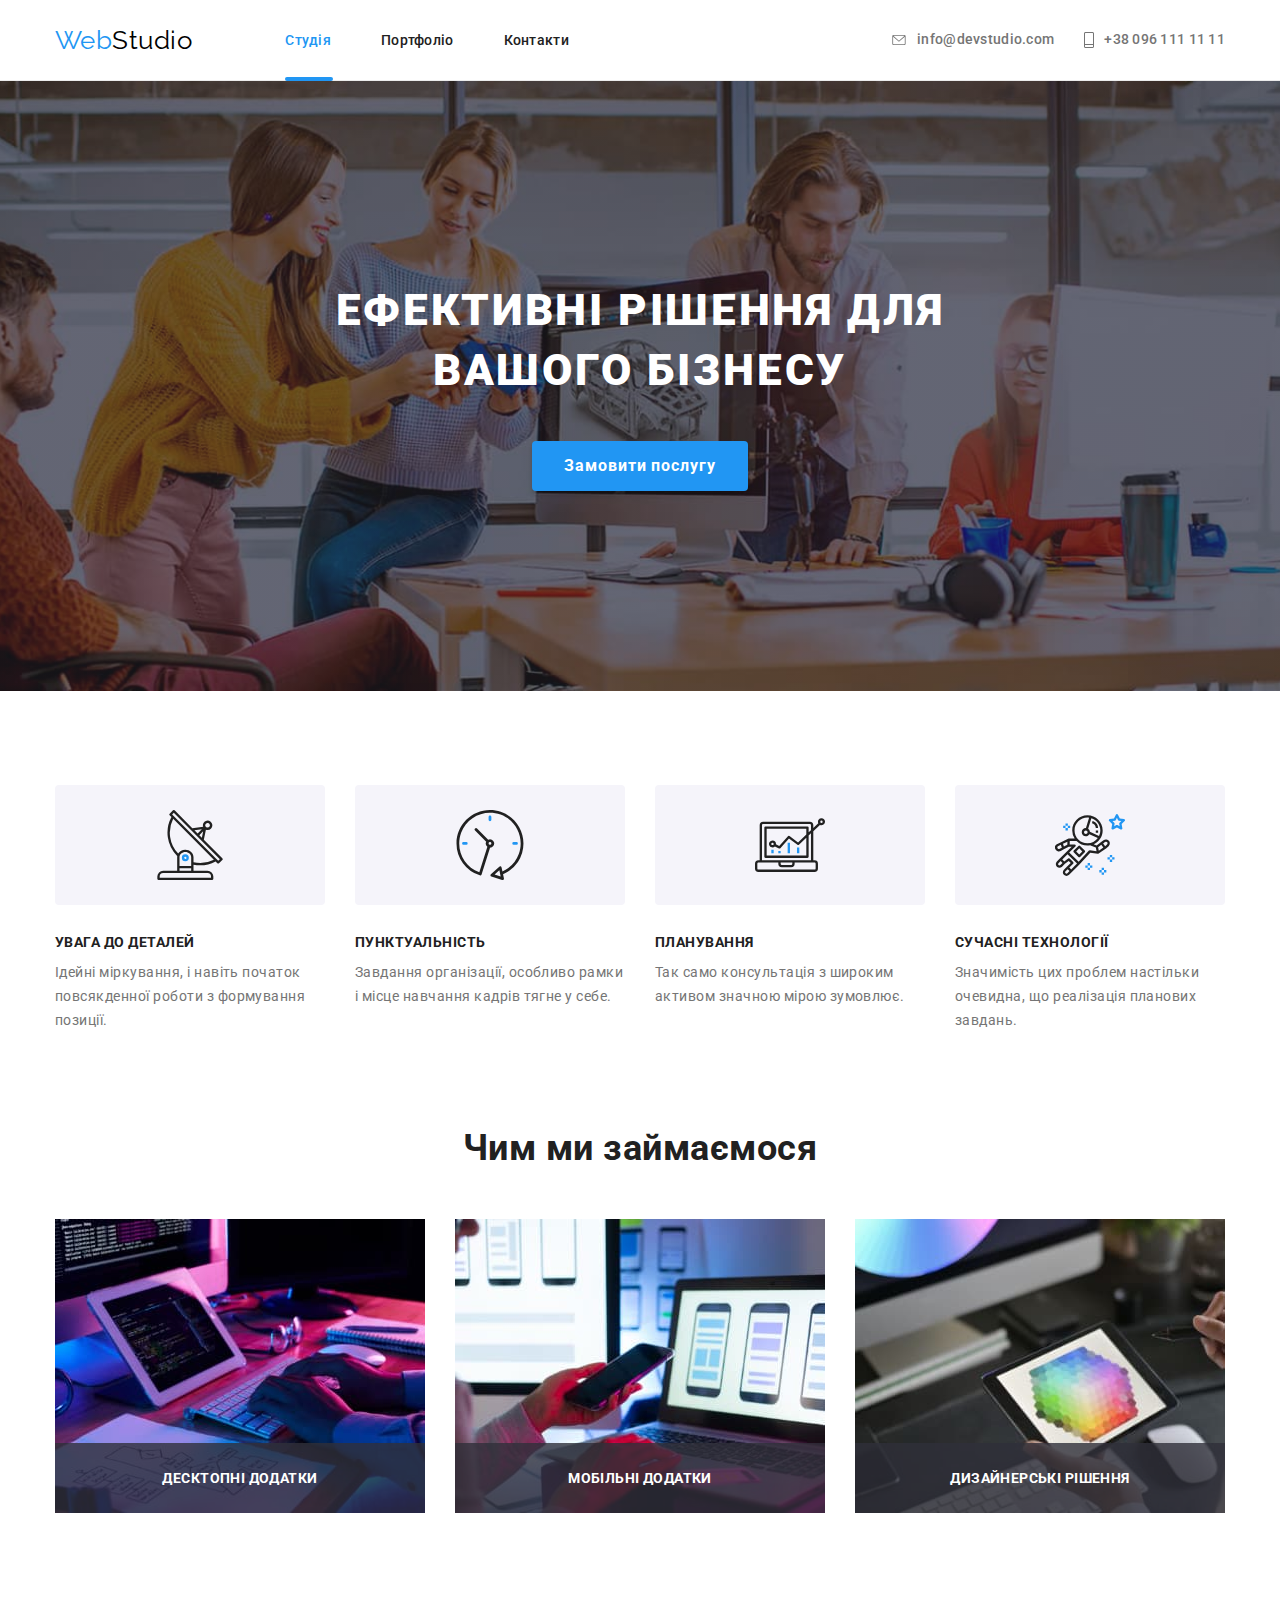
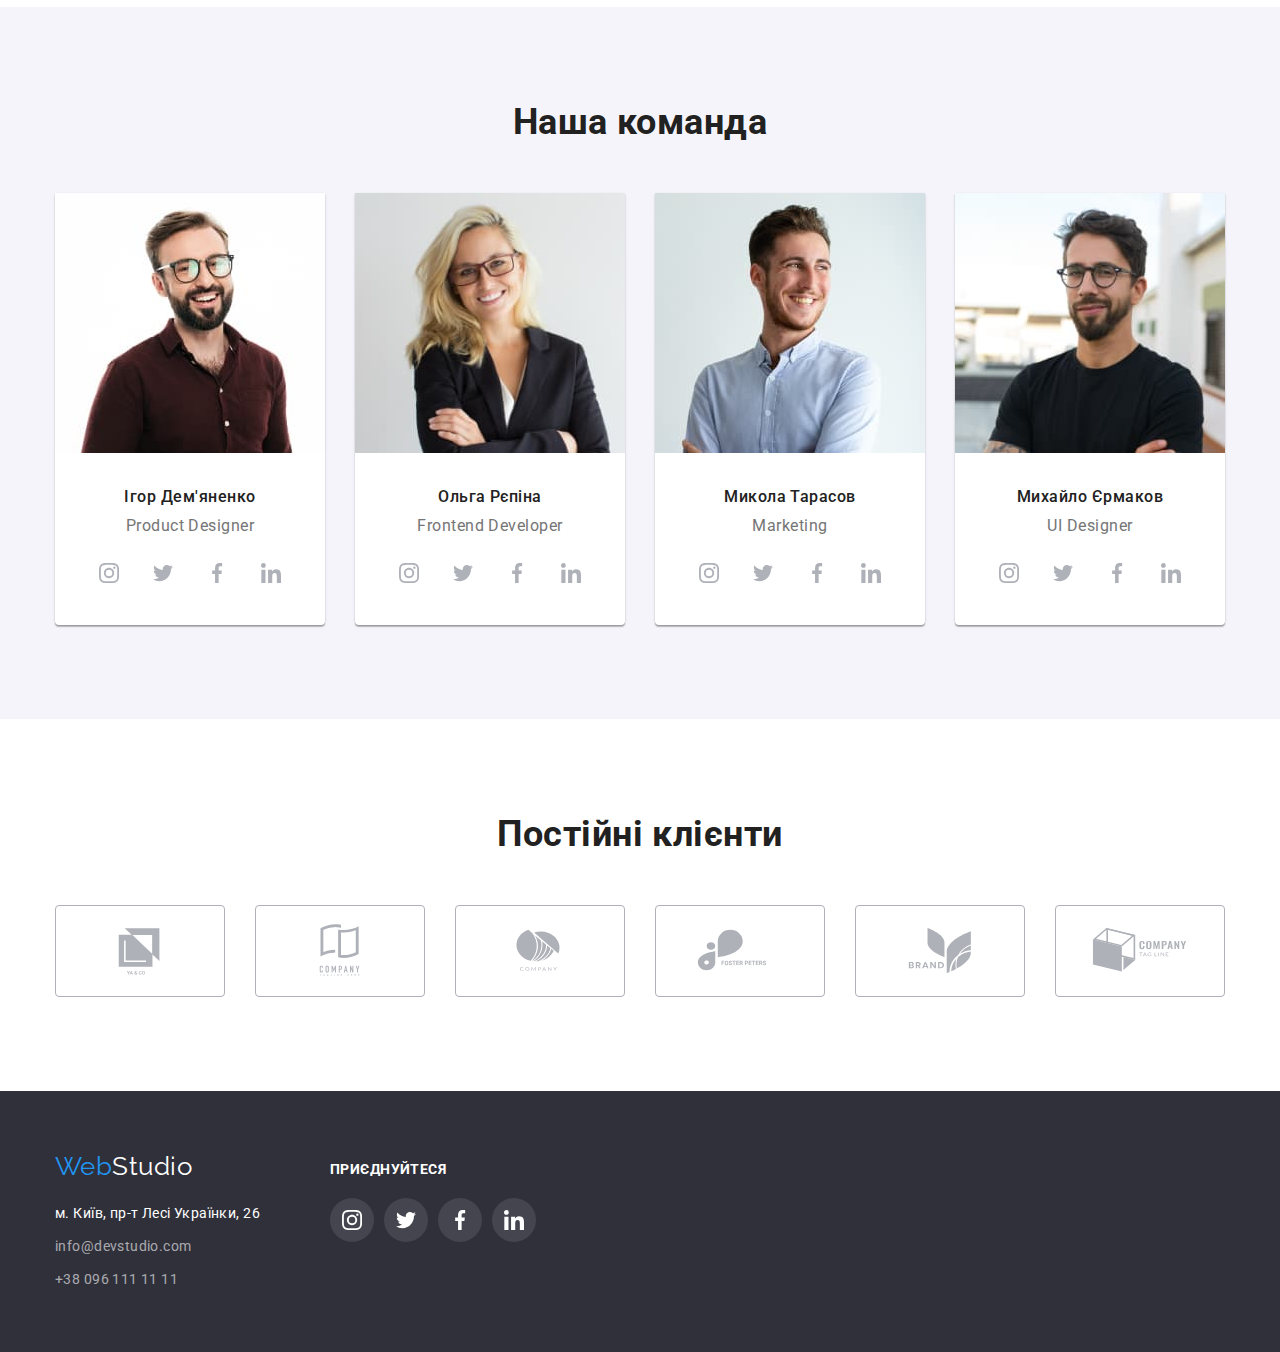
<file: index.html>
<!DOCTYPE html>
<html lang="uk">
<head>
    <meta charset="UTF-8">
    <meta http-equiv="X-UA-Compatible" content="IE=edge">
    <meta name="viewport" content="width=device-width, initial-scale=1.0">
    <title>Document</title>
    <link rel="stylesheet" href="https://cdnjs.cloudflare.com/ajax/libs/modern-normalize/1.0.0/modern-normalize.min.css" />
    <link href="https://fonts.googleapis.com/css2?family=Raleway:wght@700&family=Roboto:wght@400;500;700;900&display=swap"
        rel="stylesheet">
    <link rel="stylesheet" href="./css/styles.css">
</head>
<body>
    <header class="page-header">
        <div class="container">
           <div class="header-container">
            <nav class="site-nav">
                <div class="header-nav">
                    <a href="./index.html" class="logo">
                        <span class="first-part-logo">Web</span><span>Studio</span>
                    </a>
                    <ul class="list header-menu">
                        <li class="main-nav">
                            <a href="./index.html" class="link-studio active-studio">Студія</a>
                        </li>
                        <li>
                            <a href="./portfolio.html" class="link-portpholio">Портфоліо</a>
                        </li>
                        <li>
                            <a href="" class="link-contacts">Контакти</a>
                        </li>
                    </ul>
                </div>
            </nav>
            <div class="contacts-nav">
                <ul class="list contact-list">
                    <li>
                        <a href="mailto:info@devstudio.com" class="mail">
                            <svg class="mail-icon" width="16" height="10">
                                <use href="./images/icons.svg#icon-envelope">
                                </use>
                            </svg>
                            info@devstudio.com
                        </a>
                    </li>
                    <li>
                        <a href="tel:+380961111111" class="tel">
                            <svg class="tel-icon" width="10" height="16">
                                <use href="./images/icons.svg#icon-Vector">
                                </use>
                            </svg>
                            +38 096 111 11 11
                        </a>
                    </li>
                </ul>  
            </div>
           </div>
        </div>
    </header>
    <main>
        <section class="section-main">
            <div class="container">
                <div class="hero-container">
                    <h1 class="main-title">ЕФЕКТИВНІ РІШЕННЯ ДЛЯ ВАШОГО БІЗНЕСУ</h1>
                    <button type="button" class="btn-order" data-modal-open>Замовити послугу</button>
                </div>
            </div>
        </section>
        <section class="section-benefits">
            <div class="container">
                <div class="benefits-container">
                    <h2 hidden>Наші переваги</h2>
                    <ul class="list benefits-list">
                        <li>
                            <a href="" class="benefits-item">
                                <svg width="70" height="70">
                                    <use href="./images/icons.svg#icon-antenna"></use>
                                </svg>
                            </a>
                            <h3 class="title-3">УВАГА ДО ДЕТАЛЕЙ</h3>
                            <p class="p-title-3">Ідейні міркування, і навіть початок повсякденної роботи з формування позиції.</p>
                        </li>
                        <li>
                            <a href="" class="benefits-item">
                                <svg width="70" height="70">
                                    <use href="./images/icons.svg#icon-clock"></use>
                                </svg>
                            </a>
                            <h3 class="title-3">ПУНКТУАЛЬНІСТЬ</h3>
                            <p class="p-title-3">Завдання організації, особливо рамки і місце навчання кадрів тягне у себе.</p>
                        </li>
                        <li>
                            <a href="" class="benefits-item">
                                <svg width="70" height="70">
                                    <use href="./images/icons.svg#icon-diagram"></use>
                                </svg>
                            </a>
                            <h3 class="title-3">ПЛАНУВАННЯ</h3>
                            <p class="p-title-3">Так само консультація з широким активом значною мірою зумовлює.</p>
                        </li>
                        <li>
                            <a href="" class="benefits-item">
                                <svg width="70" height="70">
                                    <use href="./images/icons.svg#icon-astronaut"></use>
                                </svg>
                            </a>
                            <h3 class="title-3">СУЧАСНІ ТЕХНОЛОГІЇ</h3>
                            <p class="p-title-3">Значимість цих проблем настільки очевидна, що реалізація планових завдань.</p>
                        </li>
                    </ul>
                </div>
            </div>
        </section>
        <section class="section-working">
            <div class="container">
                <div class="container-working">
                    <h2 class="title">Чим ми займаємося</h2>
                    <ul class="list list-working">
                        <li class="picture">
                            <img src="./images/img1.jpg" width="370" alt="зображення програміста при роботі з кодуванням" >
                            <div class="div-app">
                            <p class="app">
                                десктопні додатки
                            </p>
                            </div>
                        </li>
                        <li class="picture">
                            <img src="./images/img2.jpg" width="370" alt="юай дизайнер, що працює над інтерфейсом мобільного додатку"
                                class="picture">
                            <div class="div-app">
                                <p class="app">
                                    мобільні додатки
                                </p>
                            </div>
                        </li>
                        <li class="picture">
                            <img src="./images/img3.jpg" width="370" alt="веб-дизайнер з палітрою кольорів" class="picture">
                            <div class="div-app">
                                <p class="app">
                                    дизайнерські рішення
                                </p>
                            </div>
                        </li>
                    </ul>
                </div>
            </div>
        </section>
        <section class="section-team">
            <div class="container">
                <div class="container-team">
                    <h2 class="title">Наша команда</h2>
                    <ul class="list list-team-container">
                        <li class="list-team">
                            <img src="./images/img2-1.jpg" width="270" alt="Ігор Дем'яненко">
                            <div class="container-for-p">
                                <p class="name">Ігор Дем'яненко</p>
                                <p class="position">Product Designer</p>
                                <ul class="list soc-list">
                                    <li class="soc-item">
                                        <a href="" class="soc-link">
                                            <svg class="soc-icon" width="20" height="20">
                                                <use href="./images/icons.svg#icon-instagram"></use>
                                            </svg>
                                        </a>
                                    </li>
                                    <li class="soc-item">
                                        <a href="" class="soc-link">
                                            <svg class="soc-icon" width="20" height="20">
                                                <use href="./images/icons.svg#icon-twitter-1">
                                                </use>
                                            </svg>
                                        </a>
                                    </li>
                                    <li class="soc-item">
                                        <a href="" class="soc-link">
                                            <svg class="soc-icon" width="20" height="20">
                                                <use href="./images/icons.svg#icon-facebook">
                                                </use>
                                            </svg>
                                        </a>
                                    </li>
                                    <li class="soc-item">
                                        <a href="" class="soc-link">
                                            <svg class="soc-icon" width="20" height="20">
                                                <use href="./images/icons.svg#icon-linkedin">
                                
                                                </use>
                                            </svg>
                                        </a>
                                    </li>
                                </ul>
                            </div>
                        </li>
                        <li class="list-team">
                            <img src="./images/img2-2.jpg" width="270" alt="Ольга Рєпіна">
                            <div class="container-for-p">
                                <p class="name">Ольга Рєпіна</p>
                                <p class="position">Frontend Developer</p>
                                <ul class="list soc-list">
                                    <li class="soc-item">
                                        <a href="" class="soc-link">
                                            <svg class="soc-icon" width="20" height="20">
                                                <use href="./images/icons.svg#icon-instagram"></use>
                                            </svg>
                                        </a>
                                    </li>
                                    <li class="soc-item">
                                        <a href="" class="soc-link">
                                            <svg class="soc-icon" width="20" height="20">
                                                <use href="./images/icons.svg#icon-twitter-1">
                                                </use>
                                            </svg>
                                        </a>
                                    </li>
                                    <li class="soc-item">
                                        <a href="" class="soc-link">
                                            <svg class="soc-icon" width="20" height="20">
                                                <use href="./images/icons.svg#icon-facebook">
                                                </use>
                                            </svg>
                                        </a>
                                    </li>
                                    <li class="soc-item">
                                        <a href="" class="soc-link">
                                            <svg class="soc-icon" width="20" height="20">
                                                <use href="./images/icons.svg#icon-linkedin">
                                
                                                </use>
                                            </svg>
                                        </a>
                                    </li>
                                </ul>
                            </div>
                        </li>
                        <li class="list-team">
                            <img src="./images/img2-3.jpg" width="270" alt="Микола Тарасов">
                            <div class="container-for-p">
                                <p class="name">Микола Тарасов</p>
                                <p class="position">Marketing</p>
                                <ul class="list soc-list">
                                    <li class="soc-item">
                                        <a href="" class="soc-link">
                                            <svg class="soc-icon" width="20" height="20">
                                                <use href="./images/icons.svg#icon-instagram"></use>
                                            </svg>
                                        </a>
                                    </li>
                                    <li class="soc-item">
                                        <a href="" class="soc-link">
                                            <svg class="soc-icon" width="20" height="20">
                                                <use href="./images/icons.svg#icon-twitter-1">
                                                </use>
                                            </svg>
                                        </a>
                                    </li>
                                    <li class="soc-item">
                                        <a href="" class="soc-link">
                                            <svg class="soc-icon" width="20" height="20">
                                                <use href="./images/icons.svg#icon-facebook">
                                                </use>
                                            </svg>
                                        </a>
                                    </li>
                                    <li class="soc-item">
                                        <a href="" class="soc-link">
                                            <svg class="soc-icon" width="20" height="20">
                                                <use href="./images/icons.svg#icon-linkedin">
                                
                                                </use>
                                            </svg>
                                        </a>
                                    </li>
                                </ul>
                            </div>
                        </li>
                        <li class="list-team">
                            <img src="./images/img2-4.jpg" width="270" alt="Михайло Єрмаков">
                            <div class="container-for-p">
                                <p class="name">Михайло Єрмаков</p>
                                <p class="position">UI Designer</p>
                                <ul class="list soc-list">
                                    <li class="soc-item">
                                        <a href="" class="soc-link">
                                            <svg class="soc-icon" width="20" height="20">
                                                <use href="./images/icons.svg#icon-instagram"></use>
                                            </svg>
                                        </a>
                                    </li>
                                    <li class="soc-item">
                                        <a href="" class="soc-link">
                                            <svg class="soc-icon" width="20" height="20">
                                                <use href="./images/icons.svg#icon-twitter-1">
                                                </use>
                                            </svg>
                                        </a>
                                    </li>
                                    <li class="soc-item">
                                        <a href="" class="soc-link">
                                            <svg class="soc-icon" width="20" height="20">
                                                <use href="./images/icons.svg#icon-facebook">
                                                </use>
                                            </svg>
                                        </a>
                                    </li>
                                    <li class="soc-item">
                                        <a href="" class="soc-link">
                                            <svg class="soc-icon" width="20" height="20">
                                                <use href="./images/icons.svg#icon-linkedin">
                                
                                                </use>
                                            </svg>
                                        </a>
                                    </li>
                                </ul>
                            </div>
                        </li>
                    </ul>
                </div>
            </div>
        </section>
        <section class="section-clients">
            <div class="container">
                <div class="continer-clients">
                    <h2 class="title">Постійні клієнти</h2>
                    <ul class="list clients-list">
                        <li class="clients-item">
                            <a href="" class="clients-link">
                            <svg width="106" height="60" class="clients-icon">
                                <use href="./images/icons.svg#icon-Logo1"></use>
                            </svg>
                            </a>
                        </li>
                        <li class="clients-item">
                            <a href="" class="clients-link">
                                <svg width="106" height="60" class="clients-icon">
                                    <use href="./images/icons.svg#icon-Logo2"></use>
                                </svg>
                            </a>
                        </li>
                        <li class="clients-item">
                            <a href="" class="clients-link">
                                <svg width="106" height="60" class="clients-icon">
                                    <use href="./images/icons.svg#icon-Logo3"></use>
                                </svg>
                            </a>
                        </li>
                        <li class="clients-item">
                            <a href="" class="clients-link">
                                <svg width="106" height="60" class="clients-icon">
                                    <use href="./images/icons.svg#icon-Logo4"></use>
                                </svg>
                            </a>
                        </li>
                        <li class="clients-item">
                            <a href="" class="clients-link">
                                <svg width="106" height="60" class="clients-icon">
                                    <use href="./images/icons.svg#icon-Logo5"></use>
                                </svg>
                            </a>
                        </li>
                        <li class="clients-item">
                            <a href="" class="clients-link">
                                <svg width="106" height="60" class="clients-icon">
                                    <use href="./images/icons.svg#icon-Logo6"></use>
                                </svg>
                            </a>
                        </li>
                    </ul>
                </div>
            </div>
        </section>
    </main>
    <footer class="footer">
        <div class="container">
            <div class="container-footer-main">
                <div class="container-footer">
                    <a href="./index.html" class="logo">
                        <span class="first-part-logo">Web</span><span class="second-part-logo">Studio</span>
                    </a>
                    <address class="address-container">
                        <a href="https://www.google.com/maps/place/%D0%B1%D1%83%D0%BB%D1%8C%D0%B2%D0%B0%D1%80+%D0%9B%D0%B5%D1%81%D1%96+%D0%A3%D0%BA%D1%80%D0%B0%D1%97%D0%BD%D0%BA%D0%B8,+26,+%D0%9A%D0%B8%D1%97%D0%B2,+%D0%A3%D0%BA%D1%80%D0%B0%D1%97%D0%BD%D0%B0,+02000/@50.4265807,30.5361971,17z/data=!3m1!4b1!4m5!3m4!1s0x40d4cf0e033ecbe9:0x57a4dffefec77da0!8m2!3d50.4265807!4d30.5383858"
                            target="_blank" rel="noopener noreferrer nofollow" class="address">м. Київ, пр-т Лесі Українки, 26</a>
                        <a href="mailto:info@devstudio.com" class="mail">info@devstudio.com</a>
                        <a href="tel:+380961111111" class="tel">+38 096 111 11 11</a>
                    </address>
                </div>
                <div class="container-social">
                    <h4 class="title-social">Приєднуйтеся</h4>
                    <ul class="list soc-list-footer">
                        <li class="soc-item">
                            <a href="" class="soc-link-footer">
                                <svg class="soc-icon-footer" width="20" height="20">
                                    <use href="./images/icons.svg#icon-instagram"></use>
                                </svg>
                            </a>
                        </li>
                        <li class="soc-item">
                            <a href="" class="soc-link-footer">
                                <svg class="soc-icon-footer" width="20" height="20">
                                    <use href="./images/icons.svg#icon-twitter-1">
                                    </use>
                                </svg>
                            </a>
                        </li>
                        <li class="soc-item">
                            <a href="" class="soc-link-footer">
                                <svg class="soc-icon-footer" width="20" height="20">
                                    <use href="./images/icons.svg#icon-facebook">
                                    </use>
                                </svg>
                            </a>
                        </li>
                        <li class="soc-item">
                            <a href="" class="soc-link-footer">
                                <svg class="soc-icon-footer" width="20" height="20">
                                    <use href="./images/icons.svg#icon-linkedin">
                
                                    </use>
                                </svg>
                            </a>
                        </li>
                    </ul>
                </div>
            </div>
        </div>
    </footer>

    <div class="backdrop is-hidden" data-modal>
        <div class="modal">
            <button type="button" class="close-btn" data-modal-close>
                <svg class="close-icon" >
                    <use href="./images/icons.svg#icon-close-black-18dp-2-1">
                    </use>
                </svg>
            </button>
        </div>
    </div>

    <script src="./js/modal.js"></script>
</body>
</html>
</file>
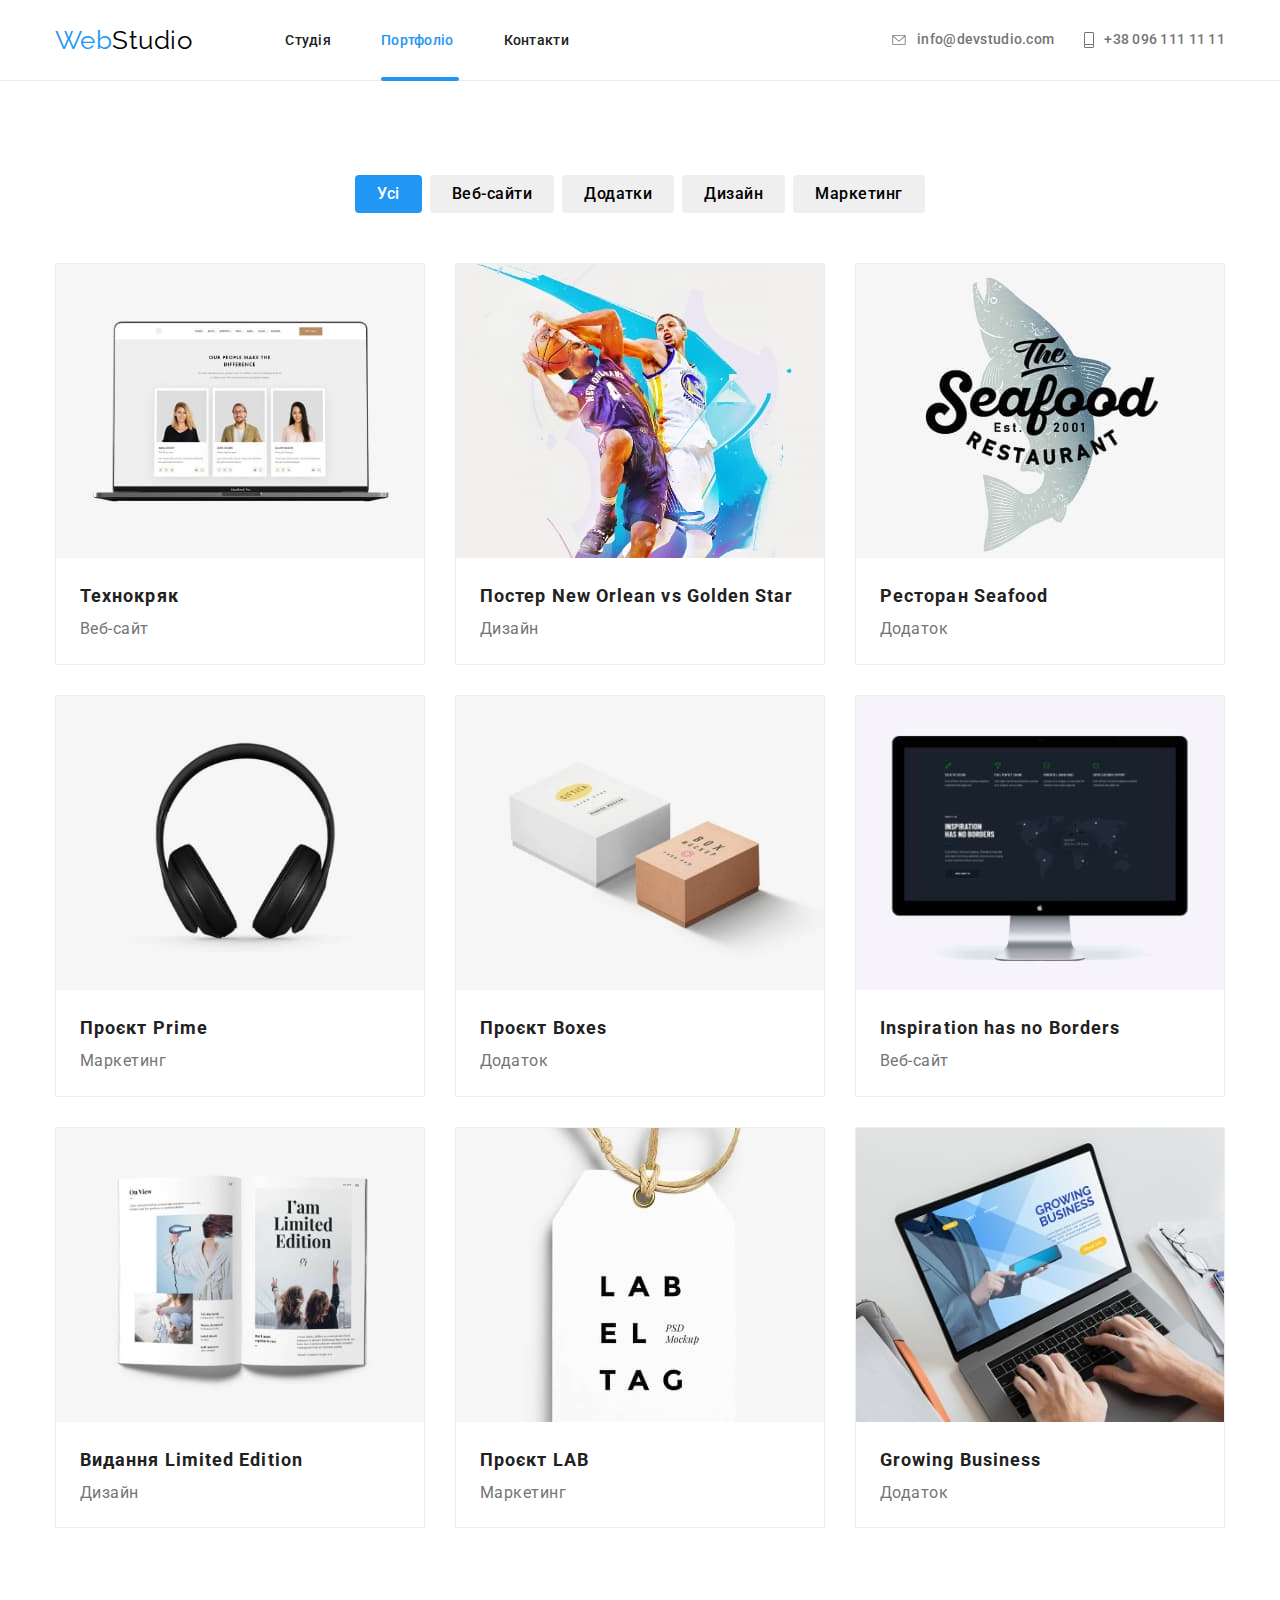
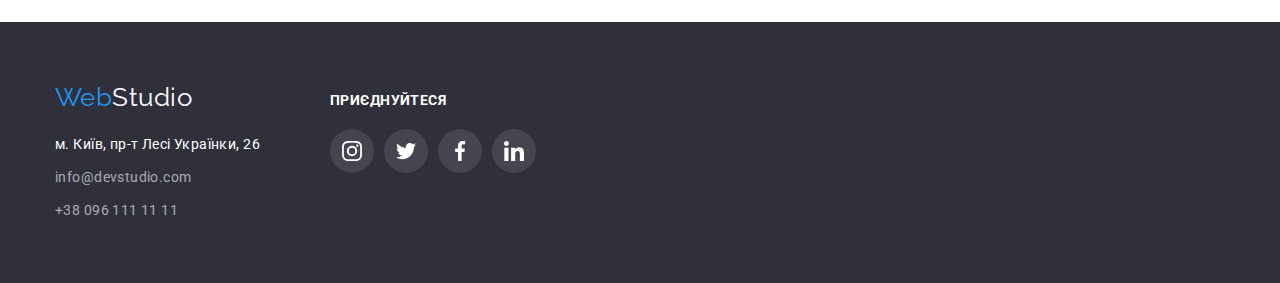
<file: portfolio.html>
<!DOCTYPE html>
<html lang="uk">
<head>
    <meta charset="UTF-8">
    <meta http-equiv="X-UA-Compatible" content="IE=edge">
    <meta name="viewport" content="width=device-width, initial-scale=1.0">
    <title>Document</title>
    <link rel="stylesheet" href="https://cdnjs.cloudflare.com/ajax/libs/modern-normalize/1.0.0/modern-normalize.min.css" />
    <link href="https://fonts.googleapis.com/css2?family=Raleway:wght@700&family=Roboto:wght@400;500;700;900&display=swap"
        rel="stylesheet">
    <link rel="stylesheet" href="./css/styles.css">
</head>
<body>
    <header class="page-header">
        <div class="container">
            <div class="header-container">
                <nav class="site-nav">
                    <div class="header-nav">
                        <a href="./index.html" class="logo">
                            <span class="first-part-logo">Web</span><span>Studio</span>
                        </a>
                        <ul class="list header-menu">
                            <li class="main-nav">
                                <a href="./index.html" class="link-studio">Студія</a>
                            </li>
                            <li>
                                <a href="./portfolio.html" class="link-portpholio active-portpholio">Портфоліо</a>
                            </li>
                            <li>
                                <a href="" class="link-contacts">Контакти</a>
                            </li>
                        </ul>
                    </div>
                </nav>
                <div class="contacts-nav">
                    <ul class="list contact-list">
                        <li>
                            <a href="mailto:info@devstudio.com" class="mail">
                                <svg class="mail-icon" width="16" height="10">
                                    <use href="./images/icons.svg#icon-envelope">
                                    </use>
                                </svg>
                                info@devstudio.com
                            </a>
                        </li>
                        <li>
                            <a href="tel:+380961111111" class="tel">
                                <svg class="tel-icon" width="10" height="16">
                                    <use href="./images/icons.svg#icon-Vector">
                                    </use>
                                </svg>
                                +38 096 111 11 11
                            </a>
                        </li>
                    </ul>
                </div>
            </div>
        </div>
    </header>
    <main class="main-portpholio">
        <section class="section-portpholio">
            <div class="container">
                <ul class="list button-list">
                    <li>
                        <button type="button" class="btn active-btn">Усі</button>
                    </li>
                    <li>
                        <button type="button" class="btn">Веб-сайти</button>
                    </li>
                    <li>
                        <button type="button" class="btn">Додатки</button>
                    </li>
                    <li>
                        <button type="button" class="btn">Дизайн</button>
                    </li>
                    <li>
                        <button type="button" class="btn">Маркетинг</button>
                    </li>
                </ul>
                <ul class="list all-list">
                    <li class="image-item">
                        <div class="image">
                            <img src="./images/imgp1.jpg" width="370" alt="наші люди">
                            <p class="image-description">
                                Ресурс пропонує комплексні пропозиції з різним рівнем функціоналу та сервісів. Все це дозволить відвідувачу
                                отримати
                                вичерпні відомості про компанію чи приватну особу.
                            </p>
                        </div>
                        <div class="container-pretitle">
                            <h2 class="title-image">Технокряк</h2>
                            <p class="p-image">Веб-сайт</p>
                        </div>
                    </li>
                    <li class="image-item">
                        <div class="image">
                            <img src="./images/imgp2.jpg" width="370" alt="2 баскетболіста">
                            <p class="image-description">
                                Ресурс пропонує комплексні пропозиції з різним рівнем функціоналу та сервісів. Все це дозволить відвідувачу
                                отримати
                                вичерпні відомості про компанію чи приватну особу.
                            </p>
                        </div>
                        <div class="container-pretitle">
                            <h2 class="title-image">Постер New Orlean vs Golden Star</h2>
                            <p class="p-image">Дизайн</p>
                        </div>
                    </li>
                    <li class="image-item">
                        <div class="image">
                            <img src="./images/imgp3.jpg" width="370" alt="емблема ресторану">
                            <p class="image-description">
                                Ресурс пропонує комплексні пропозиції з різним рівнем функціоналу та сервісів. Все це дозволить відвідувачу
                                отримати
                                вичерпні відомості про компанію чи приватну особу.
                            </p>
                        </div>
                        <div class="container-pretitle">
                            <h2 class="title-image">Ресторан Seafood</h2>
                            <p class="p-image">Додаток</p>
                        </div>
                    </li>
                    <li class="image-item">
                        <div class="image">
                            <img src="./images/imgp4.jpg" width="370" alt="навушники">
                            <p class="image-description">
                                Ресурс пропонує комплексні пропозиції з різним рівнем функціоналу та сервісів. Все це дозволить відвідувачу
                                отримати
                                вичерпні відомості про компанію чи приватну особу.
                            </p>
                        </div>
                        <div class="container-pretitle">
                            <h2 class="title-image">Проєкт Prime</h2>
                            <p class="p-image">Маркетинг</p>
                        </div>
                    </li>
                    <li class="image-item">
                        <div class="image">
                            <img src="./images/imgp5.jpg" width="370" alt="2 коробки">
                            <p class="image-description">
                                Ресурс пропонує комплексні пропозиції з різним рівнем функціоналу та сервісів. Все це дозволить відвідувачу
                                отримати
                                вичерпні відомості про компанію чи приватну особу.
                            </p>
                        </div>
                        <div class="container-pretitle">
                            <h2 class="title-image">Проєкт Boxes</h2>
                            <p class="p-image">Додаток</p>
                        </div>
                    </li>
                    <li class="image-item">
                        <div class="image">
                            <img src="./images/imgp6.jpg" width="370" alt="додаток Інспірейшн хес ноу Бордерс">
                            <p class="image-description">
                                Ресурс пропонує комплексні пропозиції з різним рівнем функціоналу та сервісів. Все це дозволить відвідувачу
                                отримати
                                вичерпні відомості про компанію чи приватну особу.
                            </p>
                        </div>
                        <div class="container-pretitle">
                            <h2 class="title-image">Inspiration has no Borders</h2>
                            <p class="p-image">Веб-сайт</p>
                        </div>
                    </li>
                    <li class="image-item">
                        <div class="image">
                            <img src="./images/imgp7.jpg" width="370" alt="видання">
                            <p class="image-description">
                                Ресурс пропонує комплексні пропозиції з різним рівнем функціоналу та сервісів. Все це дозволить відвідувачу
                                отримати
                                вичерпні відомості про компанію чи приватну особу.
                            </p>
                        </div>
                        <div class="container-pretitle">
                            <h2 class="title-image">Видання Limited Edition</h2>
                            <p class="p-image">Дизайн</p>
                        </div>
                    </li>
                    <li class="image-item">
                        <div class="image">
                            <img src="./images/imgp8.jpg" width="370" alt="проєкт">
                            <p class="image-description">
                                Ресурс пропонує комплексні пропозиції з різним рівнем функціоналу та сервісів. Все це дозволить відвідувачу
                                отримати
                                вичерпні відомості про компанію чи приватну особу.
                            </p>
                        </div>
                        <div class="container-pretitle">
                            <h2 class="title-image">Проєкт LAB</h2>
                            <p class="p-image">Маркетинг</p>
                        </div>
                    </li>
                    <li class="image-item">
                        <div class="image">
                            <img src="./images/imgp9.jpg" width="370" alt="додаток Гровінг Бізнес">
                            <p class="image-description">
                                Ресурс пропонує комплексні пропозиції з різним рівнем функціоналу та сервісів. Все це дозволить відвідувачу
                                отримати
                                вичерпні відомості про компанію чи приватну особу.
                            </p>
                        </div>
                        <div class="container-pretitle">
                            <h2 class="title-image">Growing Business</h2>
                            <p class="p-image">Додаток</p>
                        </div>
                    </li>
                </ul>
            </div>
        </section>
    </main>
<footer class="footer">
    <div class="container">
        <div class="container-footer-main">
            <div class="container-footer">
                <a href="./index.html" class="logo">
                    <span class="first-part-logo">Web</span><span class="second-part-logo">Studio</span>
                </a>
                <address class="address-container">
                    <a href="https://www.google.com/maps/place/%D0%B1%D1%83%D0%BB%D1%8C%D0%B2%D0%B0%D1%80+%D0%9B%D0%B5%D1%81%D1%96+%D0%A3%D0%BA%D1%80%D0%B0%D1%97%D0%BD%D0%BA%D0%B8,+26,+%D0%9A%D0%B8%D1%97%D0%B2,+%D0%A3%D0%BA%D1%80%D0%B0%D1%97%D0%BD%D0%B0,+02000/@50.4265807,30.5361971,17z/data=!3m1!4b1!4m5!3m4!1s0x40d4cf0e033ecbe9:0x57a4dffefec77da0!8m2!3d50.4265807!4d30.5383858"
                        target="_blank" rel="noopener noreferrer nofollow" class="address">м. Київ, пр-т Лесі Українки,
                        26</a>
                    <a href="mailto:info@devstudio.com" class="mail">info@devstudio.com</a>
                    <a href="tel:+380961111111" class="tel">+38 096 111 11 11</a>
                </address>
            </div>
            <div class="container-social">
                <h4 class="title-social">Приєднуйтеся</h4>
                <ul class="list soc-list-footer">
                    <li class="soc-item">
                        <a href="" class="soc-link-footer">
                            <svg class="soc-icon-footer" width="20" height="20">
                                <use href="./images/icons.svg#icon-instagram"></use>
                            </svg>
                        </a>
                    </li>
                    <li class="soc-item">
                        <a href="" class="soc-link-footer">
                            <svg class="soc-icon-footer" width="20" height="20">
                                <use href="./images/icons.svg#icon-twitter-1">
                                </use>
                            </svg>
                        </a>
                    </li>
                    <li class="soc-item">
                        <a href="" class="soc-link-footer">
                            <svg class="soc-icon-footer" width="20" height="20">
                                <use href="./images/icons.svg#icon-facebook">
                                </use>
                            </svg>
                        </a>
                    </li>
                    <li class="soc-item">
                        <a href="" class="soc-link-footer">
                            <svg class="soc-icon-footer" width="20" height="20">
                                <use href="./images/icons.svg#icon-linkedin">

                                </use>
                            </svg>
                        </a>
                    </li>
                </ul>
            </div>
        </div>
    </div>
</footer>
</body>
</html>
</file>
<file: css/styles.css>
:root {
    --primary-text-color: #212121;
    --secondary-text-color: #757575;
    --accent-color: #2196F3;
    --white-color: #FFFFFF;
    --bg-black-color: #2F303A;
    --bg-white-color: #F5F5F5;
    --bg-white2-color:#F5F4FA;
    --gradient: linear-gradient(rgba(47, 48, 58, 0.4), rgba(47, 48, 58, 0.4));

}

body {
color: var(--primary-text-color);
font-family: Roboto, sans-serif;
letter-spacing: 0.03em;
}

.list {
    list-style: none;
}

.title {
    font-weight: 700;
    font-size: 36px;
    line-height: 1.17;
    text-align: center;
}

h1, h2, h3, h4, h5, h6,
p, 
ul {
    padding: 0;
    margin: 0;
}

.container {
    width: 1200px;
    margin: 0 auto;
    padding-left: 15px;
    padding-right: 15px;
}

/* header */

.page-header{
    background-color: var(--white-color);
    border-bottom: 1px solid #ECECEC;;
}

.logo {
    font-family: Raleway;
    font-size: 26px;
    line-height: 1.19;
    color: #000000;
    text-decoration: none;
}

.first-part-logo {
    color: var(--accent-color);
}

.second-part-logo {
    color: var(--white-color);
}

.link-studio, .link-portpholio, .link-contacts {
    color: var(--primary-text-color);
    font-weight: 500;
    font-size: 14px;
    line-height: 1.14;
    text-decoration: none;
    letter-spacing: 0.02em;
    transition: color 250ms cubic-bezier(0.4, 0, 0.2, 1);
}

.link-studio:hover,
.link-portpholio:hover,
.link-contacts:hover,
.link-studio:focus,
.link-portpholio:focus,
.link-contacts:focus,
.mail:hover,
.mail:focus,
.tel:hover,
.tel:focus,
.active-studio,
.active-portpholio {
    color: var(--accent-color);
}

.active-studio::after {
    display: block;
    position: absolute;
    width: 48px;
    height: 4px;
    border-radius: 2px;
    background-color: currentColor;
    content: '';
    margin-top: 28px;
}

.active-portpholio::after {
    display: block;
    position: absolute;
    width: 78px;
    height: 4px;
    border-radius: 2px;
    background-color: currentColor;
    content: '';
    margin-top: 28px;
}

.mail:hover .mail-icon {
    fill: var(--accent-color);
}

.tel:hover .tel-icon {
    fill: var(--accent-color);
}

.mail:focus .mail-icon {
    fill: var(--accent-color);
}

.tel:focus .tel-icon {
    fill: var(--accent-color);
}

.mail, .tel {
    display: flex;
    align-items: center;
    color: var(--secondary-text-color);
    font-weight: 500;
    font-size: 14px;
    line-height: 1.14;
    text-decoration: none;
    letter-spacing: 0.02em;
    transition: color 250ms cubic-bezier(0.4, 0, 0.2, 1);
}

.header-container {
    display: flex;
    justify-content: space-between;
    align-items: center;
    height: 80px;
}

.header-nav {
    display: flex;
    align-items: center;
    gap: 93px;
}

.header-menu {
    display: flex;
    gap: 50px;
}

.contact-list {
    display: flex;
    gap: 30px;
}

.tel-icon, .mail-icon {
    display: flex;
    align-items: center;
    margin-right: 10px;
    fill: var(--secondary-text-color);
    transition: fill 250ms cubic-bezier(0.4, 0, 0.2, 1);
}
/* main */
/* main section */
.section-main {
    background-color: var(--bg-black-color);
    background-image: var(--gradient),
    url(../images/hero.jpg);
    background-repeat: no-repeat;
    background-size: cover;
    object-fit: cover;
    background-position: center;
    padding-top: 200px;
    padding-bottom: 200px;
}

.main-title {
    color: var(--white-color);
    font-weight: 900;
    font-size: 44px;
    line-height: 1.36;
    text-align: center;
    letter-spacing: 0.06em;
    max-width: 696px;
    display: inline-block;
}

.btn-order {
    background-color: var(--accent-color);
    cursor: pointer;
    color: var(--white-color);
    font-weight: 700;
    font-size: 16px;
    line-height: 1.88;
    letter-spacing: 0.06em;
    border: none;
    box-shadow: 0px 4px 4px rgba(0, 0, 0, 0.15);
    border-radius: 4px;
    padding: 10px 32px;
}

.hero-container {
    display: flex;
    flex-direction: column;
    align-items: center;
    gap: 40px;
}

/* benefits section */

.section-benefits {
    padding-top: 94px;
}

.benefits-item {
    display: flex;
    justify-content: center;
    align-items: center;
    width: 270px;
    height: 120px;
    background-color: var(--bg-white2-color);
    border-radius: 4px;
    margin-bottom: 30px;
}

.benefits-list {
    display: flex;
    gap: 30px;
}

.title-3 {
    font-weight: 700;
    font-size: 14px;
    line-height: 1.14;
    margin-bottom: 10px;
}

.p-title-3 {
    font-size: 14px;
    line-height: 1.71;
    color: var(--secondary-text-color);
}

/* section-our-working */

.section-working {
    padding-top: 94px;
    padding-bottom: 94px;
}

.list-working {
    display: flex;
    margin-top: 50px;
    justify-content: center;
    gap: 30px;
}

.picture {
    position: relative;
    height: 294px;
}

.app {
    display: flex;
    justify-content: center;
    font-size: 14px;
    padding-top: 27px;
    padding-bottom: 27px;
    font-style: normal;
    color: var(--white-color);
    line-height: 1.1429;
    font-weight: 700;
    text-transform: uppercase;
    letter-spacing: 0.03em;
}

.div-app {
    position: absolute;
    top: 0;
    left: 0;
    width: 100%;
    height: 70px;
    transform: translateY(224px);
    background-color: rgba(47, 48, 58, 0.8);
}

/* section-team */

.section-team {
    background-color: var(--bg-white2-color);
    padding-top: 94px;
    padding-bottom: 94px;
}

.list-team-container {
    display: flex;
    justify-content: space-between;
    margin-top: 50px;
}

.list-team {
    background-color: var(--white-color);
    transition: box-shadow 250ms cubic-bezier(0.4, 0, 0.2, 1);
    box-shadow: 0px 1px 3px rgba(0, 0, 0, 0.12), 0px 1px 1px rgba(0, 0, 0, 0.14), 0px 2px 1px rgba(0, 0, 0, 0.2);
    border-radius: 0px 0px 4px 4px;
}

.container-for-p {
    padding-top: 30px;
    padding-bottom: 30px;
}

.name {
    margin-bottom: 10px;
    font-weight: 500;
    font-size: 16px;
    line-height: 1.19;
    text-align: center;
}

.position {
    color: var(--secondary-text-color);
    font-size: 16px;
    line-height: 1.19;
    text-align: center;
    margin-bottom: 16px;
}

.soc-list {
    display: flex;
    justify-content: center;
    gap: 10px;
}

.soc-icon {
    fill: #AFB1B8;
    transition: fill 250ms cubic-bezier(0.4, 0, 0.2, 1);
}

.soc-link {
    width: 44px;
    height: 44px;
    display: flex;
    align-items: center;
    justify-content: center;
    border-radius: 50%;
    transition: background-color 250ms cubic-bezier(0.4, 0, 0.2, 1);
}

.soc-link:hover,
.soc-link:focus {
    background-color: var(--accent-color);
}

.soc-link:hover .soc-icon,
.soc-link:focus .soc-icon {
    fill: var(--white-color);
}

/* section clients */

.section-clients {
    padding-top: 94px;
    padding-bottom: 94px;
}

.clients-list {
    display: flex;
    justify-content: space-between;
    gap: 30px;
    margin-top: 50px;
}

.clients-item {
    width: calc((100% - 60px) / 6);
}

.clients-link {
    width: 100%;
    height: 92px;
    border: 1px solid #AFB1B8;
    border-radius: 4px;
    display: flex;
    align-items: center;
    justify-content: center;
    transition: border-color 250ms cubic-bezier(0.4, 0, 0.2, 1);
}

.clients-icon {
    fill: #AFB1B8;
    transition: fill 250ms cubic-bezier(0.4, 0, 0.2, 1);
}

.clients-link:hover,
.clients-link:focus {
    border: 1px solid #2196F3;
}

.clients-link:hover .clients-icon,
.clients-link:focus .clients-icon {
    fill: var(--accent-color);
}


/* footer */
.container-footer {
    display: flex;
    flex-direction: column;
    gap: 20px;
}

.address-container {
    display: flex;
    flex-direction: column;
    gap: 9px;
}

.footer {
    background-color: var(--bg-black-color);
}

.address {
    font-size: 14px;
    line-height: 1.71;
    color: var(--white-color);
    font-style: normal;
    text-decoration: none;
    letter-spacing: 0.03em;
}

.footer .mail,
.footer .tel {
    font-style: normal;
    font-weight: 400;
    font-size: 14px;
    line-height: 1.71;
    color: rgba(255, 255, 255, 0.6);
    letter-spacing: 0.03em;
}

.container-footer-main {
    display: flex;
    padding-top: 60px;
    padding-bottom: 60px;
}

.container-social {
    margin-left: 70px;
    display: block;
    margin-top: 11px;
}

.title-social {
    color: var(--white-color);
    font-size: 14px;
    line-height: 1.14;
    letter-spacing: 0.03em;
    text-transform: uppercase;
    font-family: inherit;
}

.soc-list-footer {
    display: flex;
    justify-content: center;
    gap: 10px;
}

.soc-icon-footer {
    fill: var(--white-color);
    transition: fill 250ms cubic-bezier(0.4, 0, 0.2, 1);
}

.soc-link-footer {
    width: 44px;
    height: 44px;
    display: flex;
    align-items: center;
    justify-content: center;
    border-radius: 50%;
    background-color: rgba(255, 255, 255, 0.1);
    margin-top: 20px;
    transition: background-color 250ms cubic-bezier(0.4, 0, 0.2, 1);
}

.soc-link-footer:hover {
    background-color: var(--accent-color);
}

.soc-link-footer:hover .soc-icon-footer{
    fill: var(--white-color);
}

.soc-link-footer:focus {
    background-color: var(--accent-color);
}

.soc-link-footer:focus .soc-icon-footer {
    fill: var(--white-color);
}

/* page portpholio */

.section-portpholio {
    padding-top: 94px;
    padding-bottom: 94px;
}

.button-list {
    display: flex;
    gap: 8px;
    justify-content: center;
    margin-bottom: 50px;
}

.btn {
    font-weight: 500;
    font-size: 16px;
    line-height: 1.63;
    text-align: center;
    cursor: pointer;
    font-family: Roboto;
    padding: 6px 22px;
    letter-spacing: 0.03em;
    border: none;
    border-radius: 4px;
    transition: color 250ms cubic-bezier(0.4, 0, 0.2, 1), background-color 250ms cubic-bezier(0.4, 0, 0.2, 1), box-shadow 250ms cubic-bezier(0.4, 0, 0.2, 1);
}

.btn:hover,
.btn:focus,
.active-btn {
    background-color: var(--accent-color);
    color: var(--white-color);
}

.btn:hover,
.btn:focus {
    box-shadow: 0px 3px 1px rgba(0, 0, 0, 0.1), 0px 1px 2px rgba(0, 0, 0, 0.08), 0px 2px 2px rgba(0, 0, 0, 0.12);
}

.all-list {
    display: flex;
    justify-content: space-between;
    flex-wrap: wrap;
    gap: 30px;
}

.image-item {
    background-color: var(--white-color);
    border: 1px solid #EEEEEE;
    width: 370px;
    transition: box-shadow 250ms cubic-bezier(0.4, 0, 0.2, 1);
}

.image-item:hover {
    box-shadow: 0px 1px 1px rgba(0, 0, 0, 0.12), 0px 4px 4px rgba(0, 0, 0, 0.06), 1px 4px 6px rgba(0, 0, 0, 0.16);
}

.image {
    position: relative;
    overflow: hidden;
    height: 294px;
}

.container-pretitle {
    padding: 20px 24px;
}

.title-image {
    font-weight: 700;
    font-size: 18px;
    line-height: 2;
    letter-spacing: 0.06em;
}

.p-image {
    font-size: 16px;
    line-height: 1.86;
    color: var(--secondary-text-color); 
}

.image-description {
    position: absolute;
    top: 0;
    transform: translateY(100%);
    font-size: 18px;
    line-height: 1.55;
    background-color: var(--accent-color);
    padding: 63px 24px;
    height: 100%;
    color: var(--white-color);
    transition: transform 250ms cubic-bezier(0.4, 0, 0.2, 1);
    background-color: rgba(33, 150, 243, 0.9);
}

.image-item:hover .image-description {
    transform: translateY(0);
}
/*Modal*/


.backdrop {
    position: fixed;
    top:0;
    width: 100%;
    height: 100%;
    background-color: rgba(0, 0, 0, 0.2);
    transition: opacity 250ms cubic-bezier(0.4, 0, 0.2, 1), visibility 250ms cubic-bezier(0.4, 0, 0.2, 1);
}

.is-hidden {
    opacity: 0;
    visibility: hidden;
    pointer-events: none;
}

.modal {
    position: absolute;
    top: 50%;
    left: 50%;
    transform: translate(-50%, -50%) scale(1) rotate(0);
    width: 528px;
    min-height: 581px;
    background-color: var(--white-color);
    box-shadow: 0px 1px 3px rgba(0, 0, 0, 0.12), 0px 1px 1px rgba(0, 0, 0, 0.14), 0px 2px 1px rgba(0, 0, 0, 0.2);
    border-radius: 4px;
    transition: transform 250ms cubic-bezier(0.4, 0, 0.2, 1), box-shadow 250ms cubic-bezier(0.4, 0, 0.2, 1);
}

.close-btn {
    position: absolute;
    top: 8px;
    right: 8px;
    background-color: var(--white-color);
    border: 1px solid rgba(0, 0, 0, 0.1);
    border-radius: 50%;
    width: 30px;
    height: 30px;
}

.close-icon {
    width: 100%;
    height: 100%;
    fill: #000000;
}

.backdrop.is-hidden .modal {
    transform: scale(2) rotate(180deg);
}
</file>
